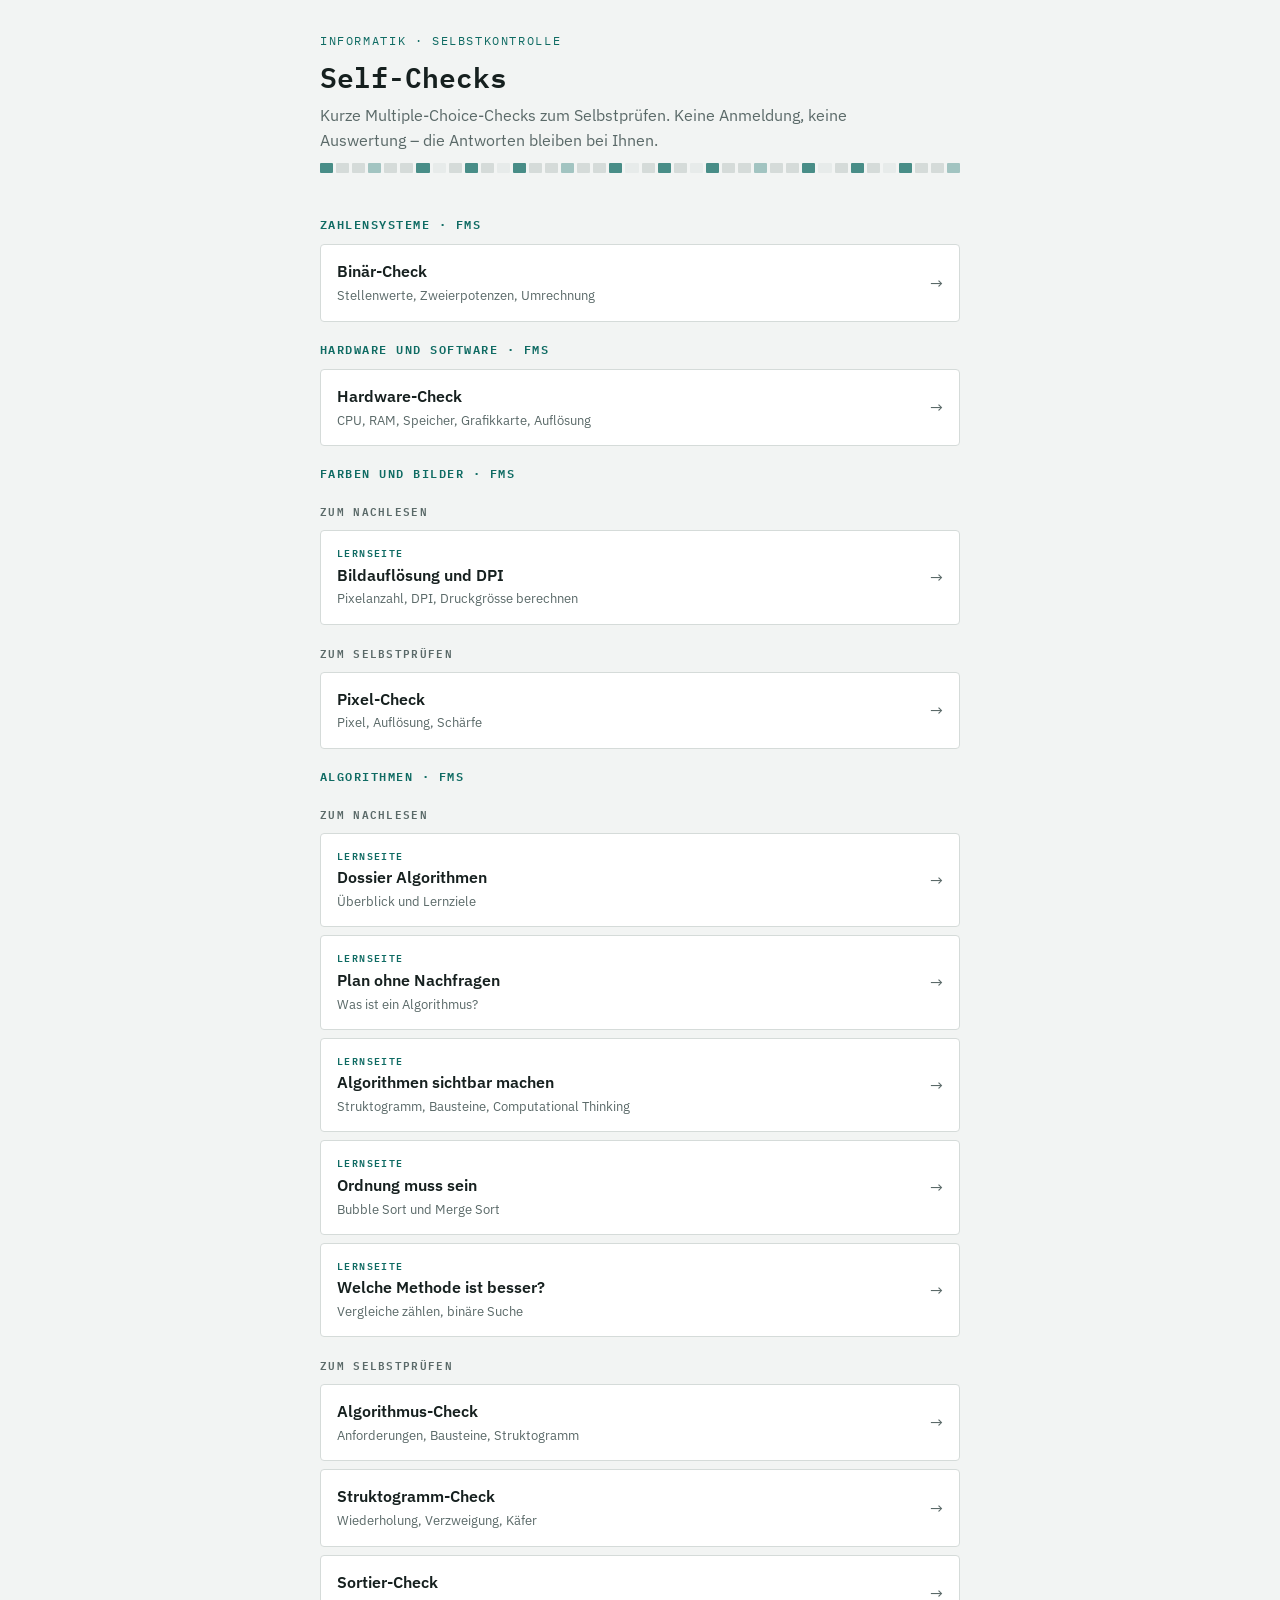
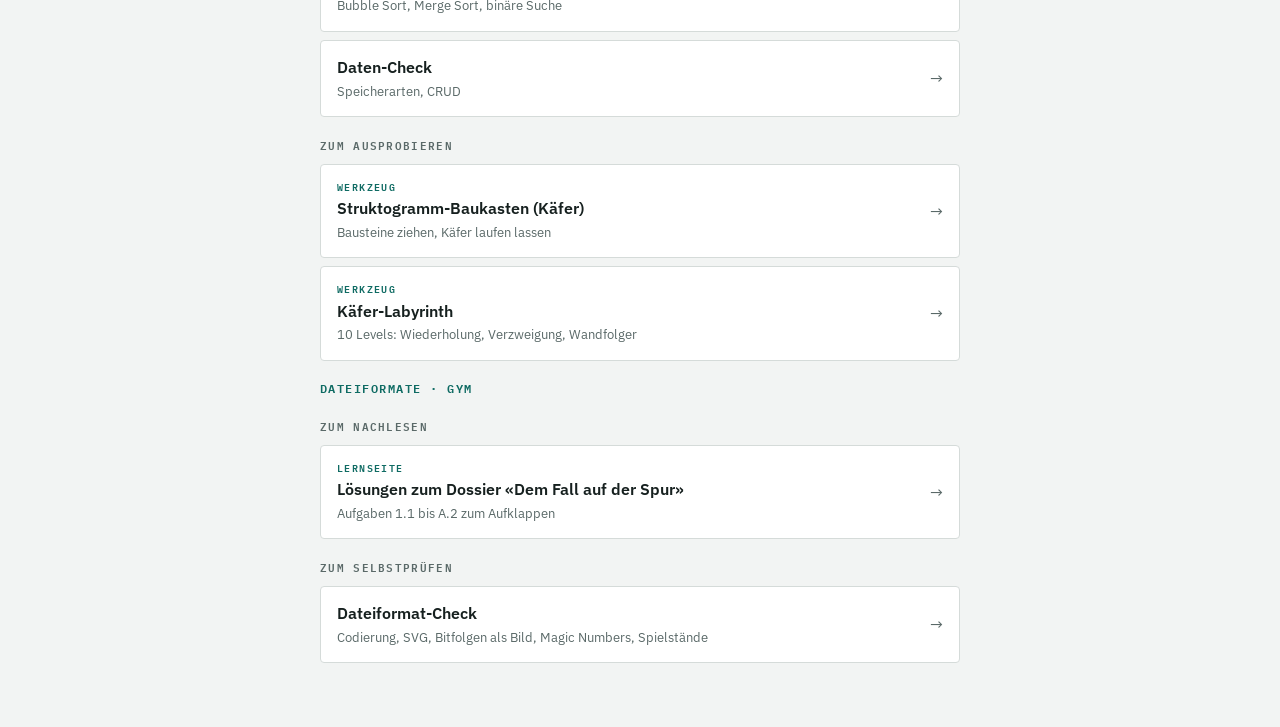
<file: index.html>
<!doctype html>
<html lang="de-CH">
<head>
<meta charset="utf-8">
<meta name="viewport" content="width=device-width, initial-scale=1">
<title>Self-Checks</title>
<link rel="icon" href="assets/favicon.svg">
<link rel="preconnect" href="https://fonts.gstatic.com" crossorigin>
<link rel="stylesheet" href="https://fonts.googleapis.com/css2?family=IBM+Plex+Mono:wght@400;600&family=IBM+Plex+Sans:wght@400;500;600&display=swap">
<link rel="stylesheet" href="assets/check.css">
<link rel="stylesheet" href="assets/index.css">
</head>
<body>
<div class="wrap">
  <header class="hero">
    <span class="eyebrow">Informatik · Selbstkontrolle</span>
    <h1>Self-Checks</h1>
    <p class="lead">Kurze Multiple-Choice-Checks zum Selbstprüfen. Keine Anmeldung, keine Auswertung – die Antworten bleiben bei Ihnen.</p>
    <div class="pixelrule" aria-hidden="true"></div>
  </header>
  <div id="liste"><p class="leer">Wird geladen …</p></div>
</div>

<!-- Optional: qrcode.min.js nach assets/ legen und die naechste Zeile entkommentieren,
     dann zeigt die Uebersicht pro Check einen QR-Code zum Anbeamen.
<script src="assets/qrcode.min.js"></script>
-->
<script>
(function () {
  "use strict";
  var liste = document.getElementById("liste");

  var rule = document.querySelector(".pixelrule");
  for (var i = 0; i < 40; i++) rule.append(document.createElement("i"));

  fetch("manifest.json", { cache: "no-cache" })
    .then(function (r) { if (!r.ok) throw new Error("HTTP " + r.status); return r.json(); })
    .then(render)
    .catch(function (err) {
      liste.innerHTML =
        '<div class="oops"><h2>Übersicht nicht verfügbar</h2>' +
        '<p><code>manifest.json</code> fehlt oder ist fehlerhaft.<br><code>' +
        String(err.message || err) + '</code></p></div>';
    });

  function render(data) {
    // Gruppen und Reihenfolge kommen aus manifest.json: thematisch gruppiert,
    // von den Grundlagen zu den Anwendungen. Keine Lektionsnummern.
    var themen = (data && data.themen) || [];
    liste.textContent = "";
    if (!themen.length) {
      liste.innerHTML = '<p class="leer">Noch keine Checks eingetragen.</p>';
      return;
    }

    // Pro Thema: erst die Lernseiten ("Zum Nachlesen"), dann die Checks
    // ("Zum Selbstprüfen"), zuletzt die Werkzeuge ("Zum Ausprobieren").
    // Fehlt eines der Arrays, entfaellt der Abschnitt – Themen mit nur
    // Checks sehen aus wie bisher.
    themen.forEach(function (t) {
      var lernseiten = t.lernseiten || [];
      var checks = t.checks || [];
      var werkzeuge = t.werkzeuge || [];
      if (!lernseiten.length && !checks.length && !werkzeuge.length) return;

      var box = document.createElement("section");
      box.className = "gruppe";

      var h = document.createElement("h2");
      h.textContent = t.gefaess ? t.thema + " · " + t.gefaess : t.thema;
      box.append(h);

      var mehrere = (lernseiten.length ? 1 : 0) + (checks.length ? 1 : 0) + (werkzeuge.length ? 1 : 0) > 1;

      if (lernseiten.length) {
        if (mehrere) box.append(abschnitt("Zum Nachlesen"));
        box.append(kartenBauen(lernseiten, "Lernseite"));
      }
      if (checks.length) {
        if (mehrere) box.append(abschnitt("Zum Selbstprüfen"));
        box.append(kartenBauen(checks, null));
      }
      if (werkzeuge.length) {
        if (mehrere) box.append(abschnitt("Zum Ausprobieren"));
        box.append(kartenBauen(werkzeuge, "Werkzeug"));
      }

      liste.append(box);
    });

    function abschnitt(text) {
      var p = document.createElement("p");
      p.className = "subhead";
      p.textContent = text;
      return p;
    }

    function kartenBauen(items, kennzeichen) {
      var karten = document.createElement("div");
      karten.className = "karten";

      items.forEach(function (c) {
        var a = document.createElement("a");
        a.className = "karte";
        a.href = c.pfad;

        var text = document.createElement("span");
        text.className = "text";

        if (kennzeichen) {
          var eyebrow = document.createElement("span");
          eyebrow.className = "eyebrow";
          eyebrow.textContent = kennzeichen;
          text.append(eyebrow);
        }

        var titel = document.createElement("span");
        titel.className = "titel";
        titel.textContent = c.titel || c.pfad;
        text.append(titel);

        if (c.untertitel) {
          var unter = document.createElement("span");
          unter.className = "unter";
          unter.textContent = c.untertitel;
          text.append(unter);
        }

        var pfeil = document.createElement("span");
        pfeil.className = "pfeil";
        pfeil.textContent = "→";

        a.append(text, pfeil);

        if (window.QRCode) {
          var qr = document.createElement("span");
          a.insertBefore(qr, pfeil);
          try {
            new window.QRCode(qr, {
              text: new URL(c.pfad, location.href).href,
              width: 56, height: 56
            });
          } catch (e) { qr.remove(); }
        }

        karten.append(a);
      });

      return karten;
    }
  }
})();
</script>
</body>
</html>
</file>
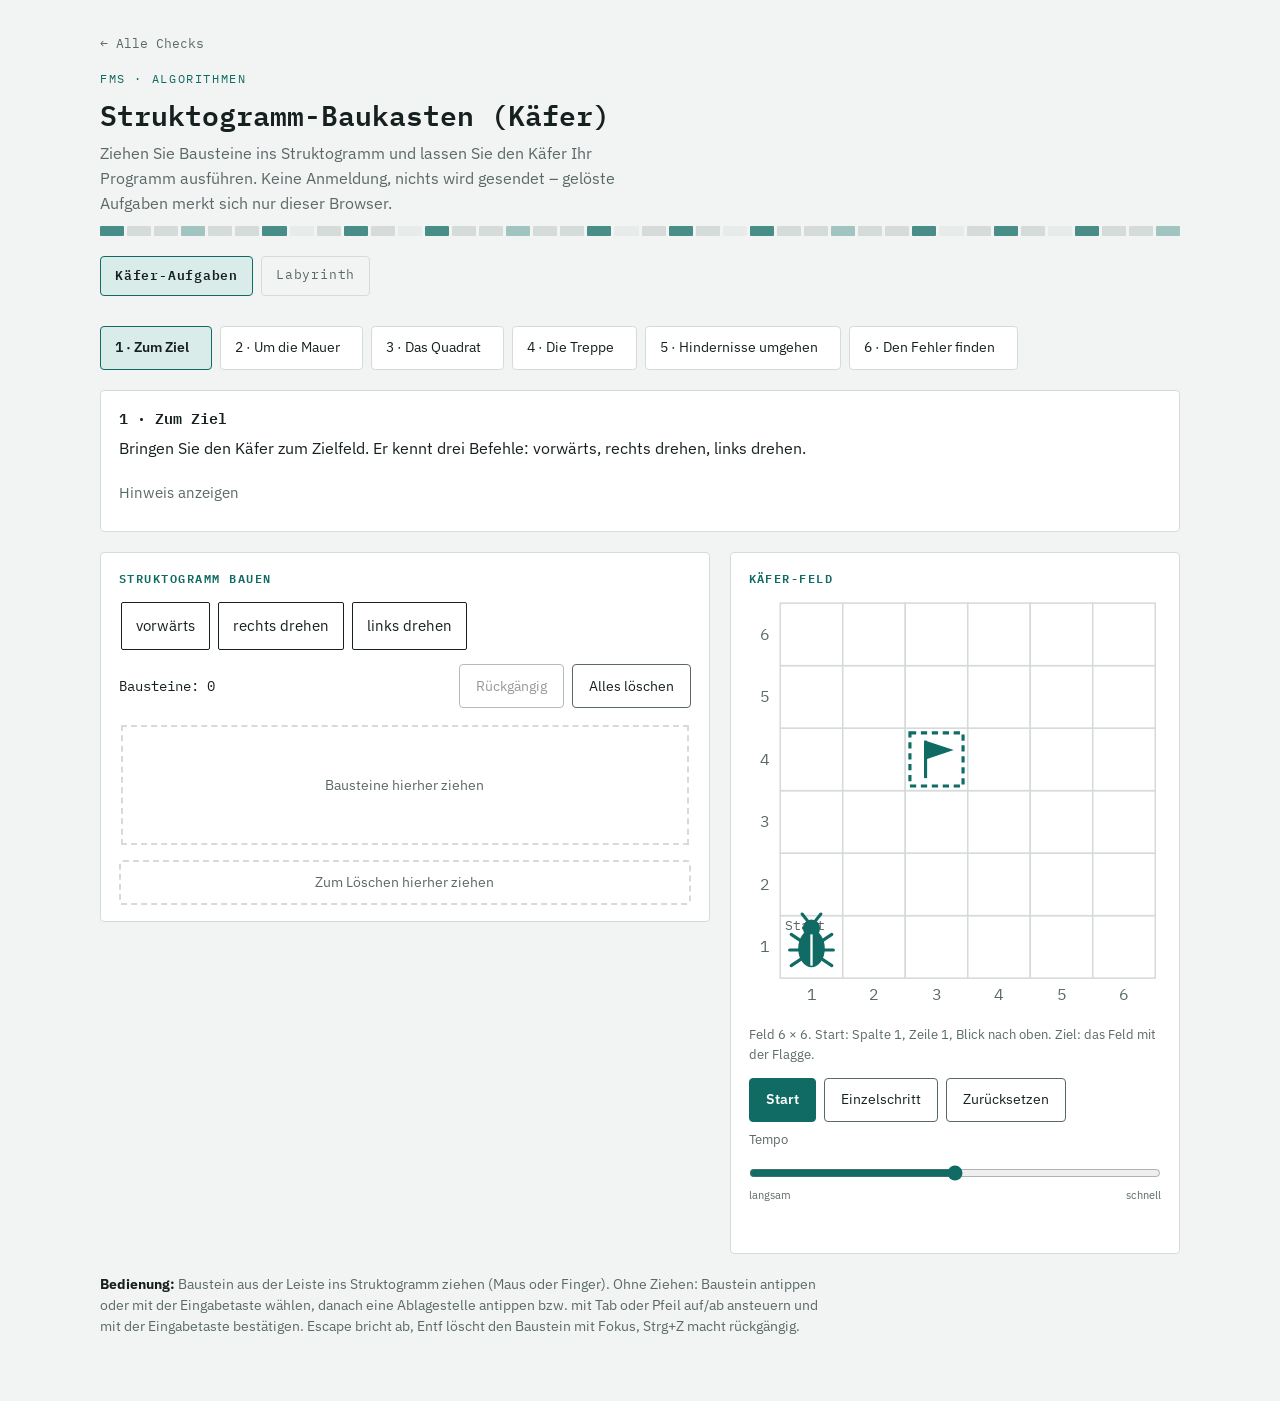
<file: algorithmen/baukasten/index.html>
<!doctype html>
<html lang="de-CH">
<head>
<meta charset="utf-8">
<meta name="viewport" content="width=device-width, initial-scale=1">
<title>Struktogramm-Baukasten (Käfer)</title>
<link rel="icon" href="../../assets/favicon.svg">
<link rel="preconnect" href="https://fonts.gstatic.com" crossorigin>
<link rel="stylesheet" href="https://fonts.googleapis.com/css2?family=IBM+Plex+Mono:wght@400;600&family=IBM+Plex+Sans:wght@400;500;600&display=swap">
<link rel="stylesheet" href="../../assets/check.css">
<link rel="stylesheet" href="baukasten.css">
</head>
<body>
<div class="bk" id="bk">
  <header class="bk-kopf-seite">
    <a class="bk-zurueck" href="../../">← Alle Checks</a>
    <span class="eyebrow">FMS · Algorithmen</span>
    <h1>Struktogramm-Baukasten (Käfer)</h1>
    <p class="lead">Ziehen Sie Bausteine ins Struktogramm und lassen Sie den Käfer Ihr Programm ausführen. Keine Anmeldung, nichts wird gesendet – gelöste Aufgaben merkt sich nur dieser Browser.</p>
    <div class="pixelrule" id="pixelrule" aria-hidden="true"></div>
  </header>

  <noscript><p class="bk-meldung fehler">Der Baukasten braucht JavaScript.</p></noscript>

  <div class="bk-reihen" id="reihen" role="group" aria-label="Aufgabenreihe"></div>

  <nav class="bk-aufgaben" aria-label="Aufgaben"><ol id="aufgabenListe"></ol></nav>

  <section class="bk-aufgabe" aria-labelledby="aufgabeTitel">
    <h2 id="aufgabeTitel"></h2>
    <p id="aufgabeText"></p>
    <details class="bk-hinweis" id="hinweisBox">
      <summary>Hinweis anzeigen</summary>
      <p id="hinweisText"></p>
    </details>
  </section>

  <div class="bk-raster">
    <section class="bk-bau" aria-labelledby="bauTitel">
      <h2 id="bauTitel">Struktogramm bauen</h2>

      <div class="bk-palette" id="palette" role="group" aria-label="Bausteine"></div>

      <div class="bk-leiste">
        <span class="bk-zaehler" id="zaehler"></span>
        <span class="bk-leiste-knoepfe">
          <button type="button" class="bk-knopf" id="knopfRueckgaengig">Rückgängig</button>
          <button type="button" class="bk-knopf" id="knopfNeu" title="Löscht alle Bausteine dieser Aufgabe. «Rückgängig» holt sie zurück.">Alles löschen</button>
        </span>
      </div>

      <div class="bk-auswahl" id="auswahlInfo" hidden>
        <span id="auswahlText"></span>
        <button type="button" class="bk-knopf" id="knopfAbbrechen">Abbrechen</button>
      </div>

      <div class="bk-arbeit" id="arbeit" role="group" aria-label="Struktogramm"></div>

      <div class="bk-korb" id="korb" aria-hidden="true">Zum Löschen hierher ziehen</div>
    </section>

    <section class="bk-lauf" aria-labelledby="laufTitel">
      <h2 id="laufTitel">Käfer-Feld</h2>
      <div class="bk-feld" id="feld"></div>
      <p class="bk-feldinfo" id="feldInfo"></p>


      <div class="bk-steuerung">
        <button type="button" class="bk-knopf primaer" id="knopfStart">Start</button>
        <button type="button" class="bk-knopf" id="knopfSchritt">Einzelschritt</button>
        <button type="button" class="bk-knopf" id="knopfReset">Zurücksetzen</button>
        <label class="bk-tempo">Tempo
          <input type="range" id="tempo" min="1" max="5" step="1" value="3" aria-valuetext="mittel">
          <span class="bk-tempo-skala" aria-hidden="true"><span>langsam</span><span>schnell</span></span>
        </label>
      </div>

      <p class="bk-schritt" id="schrittInfo" aria-live="polite"></p>
      <div class="bk-meldung" id="meldung" role="status" aria-live="polite" hidden></div>
    </section>
  </div>

  <p class="bk-hilfe">
    <b>Bedienung:</b> Baustein aus der Leiste ins Struktogramm ziehen (Maus oder Finger).
    Ohne Ziehen: Baustein antippen oder mit der Eingabetaste wählen, danach eine Ablagestelle antippen
    bzw. mit Tab oder Pfeil auf/ab ansteuern und mit der Eingabetaste bestätigen. Escape bricht ab,
    Entf löscht den Baustein mit Fokus, Strg+Z macht rückgängig.
  </p>
</div>

<dialog class="bk-bild" id="figurDialog" aria-labelledby="figurTitel">
  <h2 id="figurTitel">Eigene Figur</h2>
  <p class="bk-bild-hilfe">Statt des Käfers läuft Ihr eigenes Bild über das Feld. Es bleibt in diesem Browser und wird nicht gesendet.</p>
  <div class="bk-bild-knoepfe">
    <button type="button" class="bk-knopf primaer" id="knopfBildKamera">Foto aufnehmen</button>
    <button type="button" class="bk-knopf" id="knopfBildWahl">Bild wählen</button>
    <button type="button" class="bk-knopf" id="knopfBildWeg" hidden>Zurück zum Käfer</button>
    <button type="button" class="bk-knopf" id="figurZu">Schliessen</button>
  </div>
  <input type="file" id="bildDateiKamera" accept="image/*" capture="user" hidden>
  <input type="file" id="bildDateiWahl" accept="image/*" hidden>
</dialog>

<dialog class="bk-bild" id="kameraDialog" aria-labelledby="kameraTitel">
  <h2 id="kameraTitel">Foto aufnehmen</h2>
  <p class="bk-bild-hilfe" id="kameraHilfe">Der Browser fragt zuerst, ob er die Kamera benutzen darf. Das Bild bleibt in diesem Browser und wird nicht gesendet.</p>
  <video id="kameraVideo" autoplay playsinline muted></video>
  <p class="bk-meldung fehler" id="kameraMeldung" role="alert" hidden></p>
  <div class="bk-bild-knoepfe">
    <button type="button" class="bk-knopf primaer" id="kameraAusloeser" disabled>Foto auslösen</button>
    <button type="button" class="bk-knopf" id="kameraDatei">Bild wählen</button>
    <button type="button" class="bk-knopf" id="kameraAbbruch">Abbrechen</button>
  </div>
</dialog>

<dialog class="bk-bild" id="bildDialog" aria-labelledby="bildTitel">
  <h2 id="bildTitel">Bild zuschneiden</h2>
  <p class="bk-bild-hilfe">Verschieben Sie das Foto und vergrössern Sie es, bis das Motiv im Kreis sitzt. Das Bild bleibt in diesem Browser und wird nicht gesendet.</p>
  <canvas id="bildCanvas" width="320" height="320" tabindex="0" role="img"
    aria-label="Foto mit rundem Ausschnitt. Pfeiltasten verschieben das Foto, Plus und Minus zoomen."></canvas>
  <label class="bk-bild-zoom">Zoom
    <input type="range" id="bildZoom" min="100" max="400" step="1" value="100">
  </label>
  <p class="bk-meldung fehler" id="bildMeldung" role="alert" hidden></p>
  <div class="bk-bild-knoepfe">
    <button type="button" class="bk-knopf primaer" id="bildOk">Übernehmen</button>
    <button type="button" class="bk-knopf" id="bildNeu">Neu aufnehmen</button>
    <button type="button" class="bk-knopf" id="bildAbbruch">Abbrechen</button>
  </div>
</dialog>

<script src="engine.js"></script>
<script src="figur.js"></script>
<script src="app.js"></script>
</body>
</html>
</file>
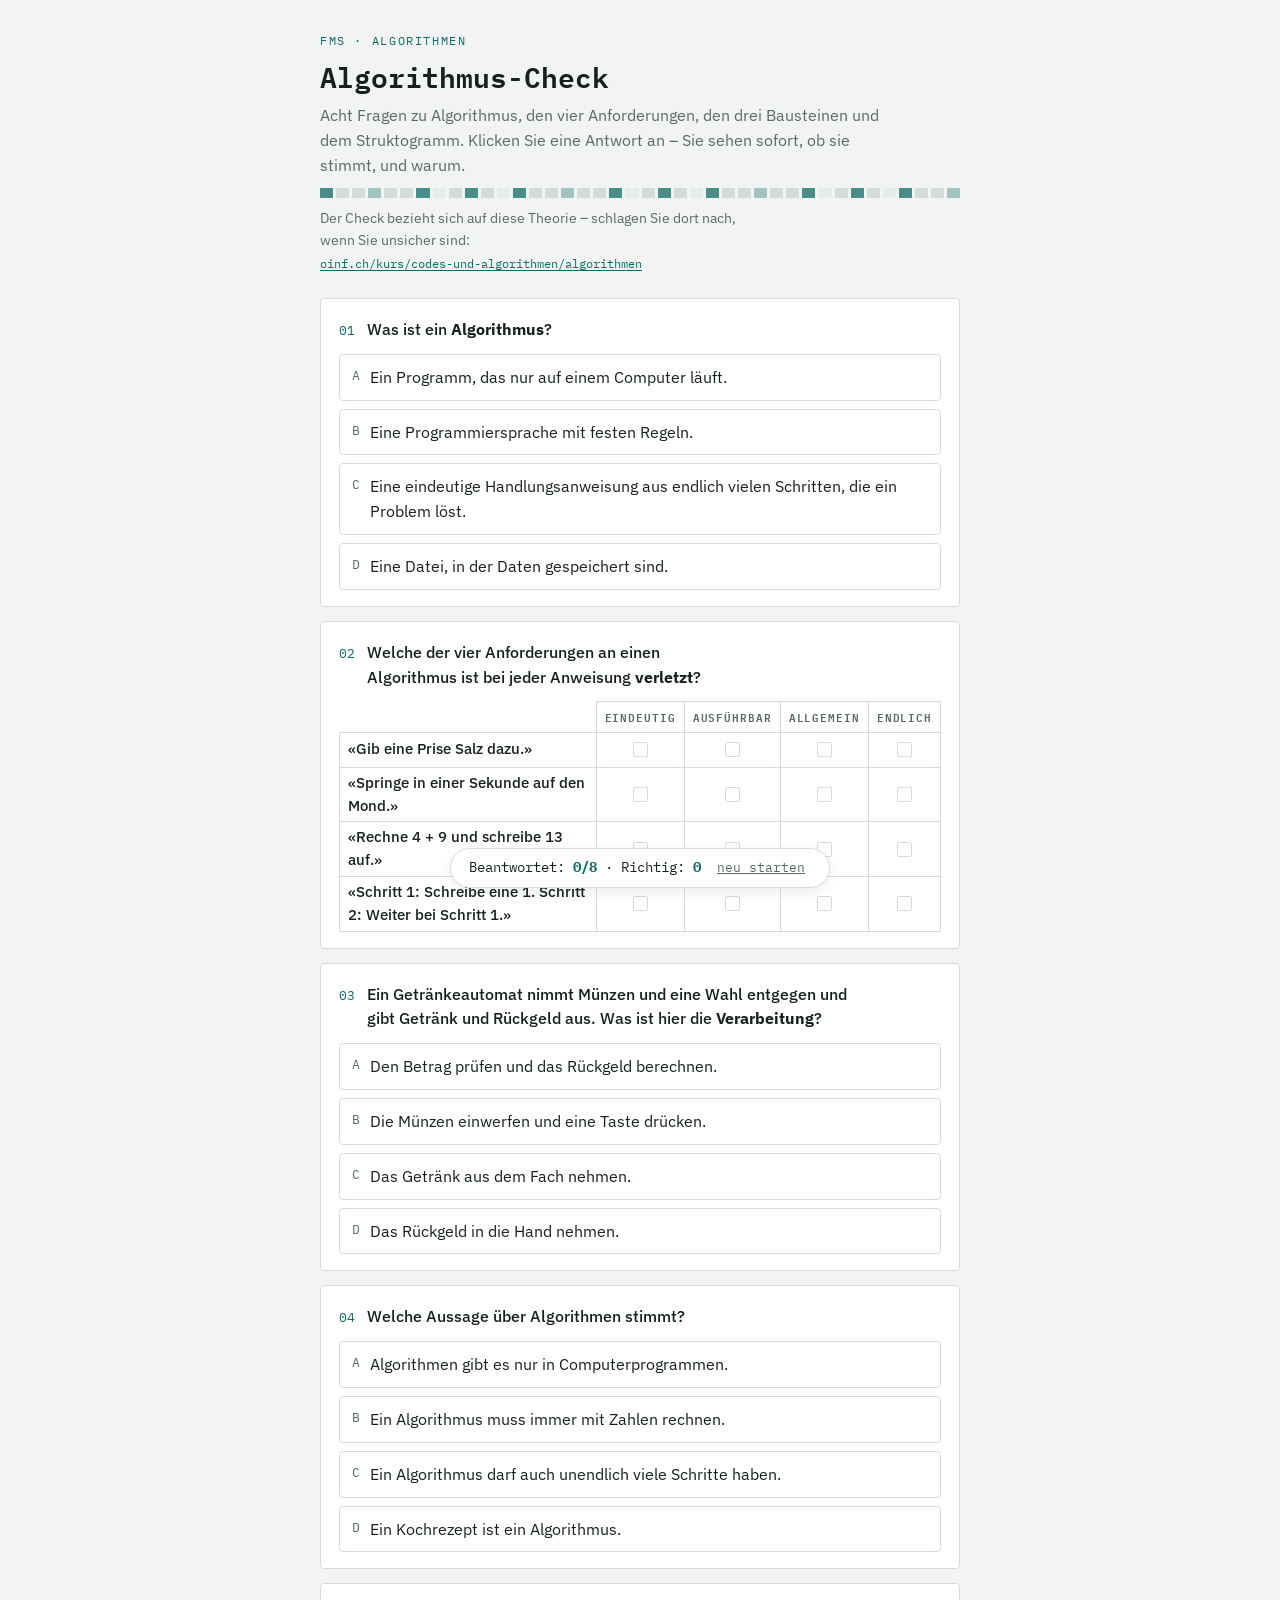
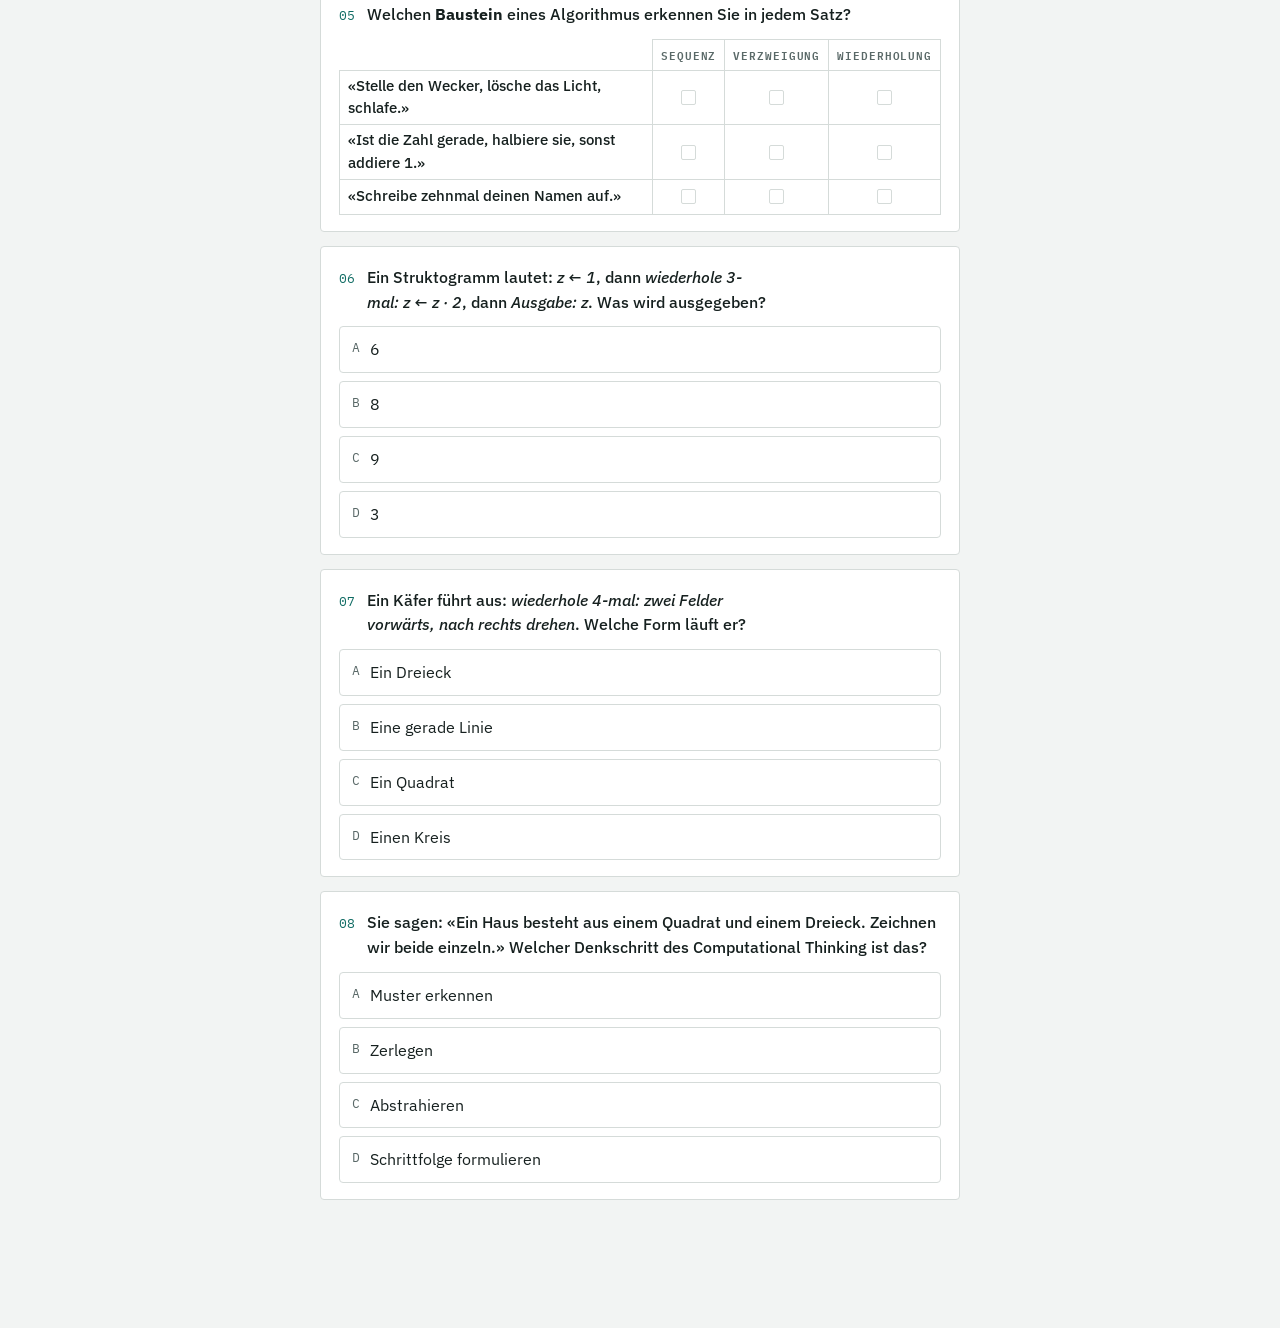
<file: algorithmen/begriff/index.html>
<!doctype html>
<html lang="de-CH">
<head>
<meta charset="utf-8">
<meta name="viewport" content="width=device-width, initial-scale=1">
<title>Self-Check</title>
<link rel="preconnect" href="https://fonts.gstatic.com" crossorigin>
<link rel="stylesheet" href="https://fonts.googleapis.com/css2?family=IBM+Plex+Mono:wght@400;600&family=IBM+Plex+Sans:wght@400;500;600&display=swap">
<script>
/* Diese Datei ist fuer ALLE Checks identisch und wird nie angefasst.
   Sie findet assets/ selbst - egal wie tief der Check im Repo liegt. */
(function () {
  var p = location.pathname, i = p.indexOf("/checks/");
  window.CHECK_ROOT = i >= 0 ? p.slice(0, i + 8) : "/";
  document.write('<link rel="icon" href="' + window.CHECK_ROOT + 'assets/favicon.svg">');
  document.write('<link rel="stylesheet" href="' + window.CHECK_ROOT + 'assets/check.css">');
})();
</script>
</head>
<body>
<div class="wrap" id="check"></div>
<script>
document.write('<scr' + 'ipt src="' + window.CHECK_ROOT + 'assets/check.js"><\/scr' + 'ipt>');
</script>
</body>
</html>
</file>
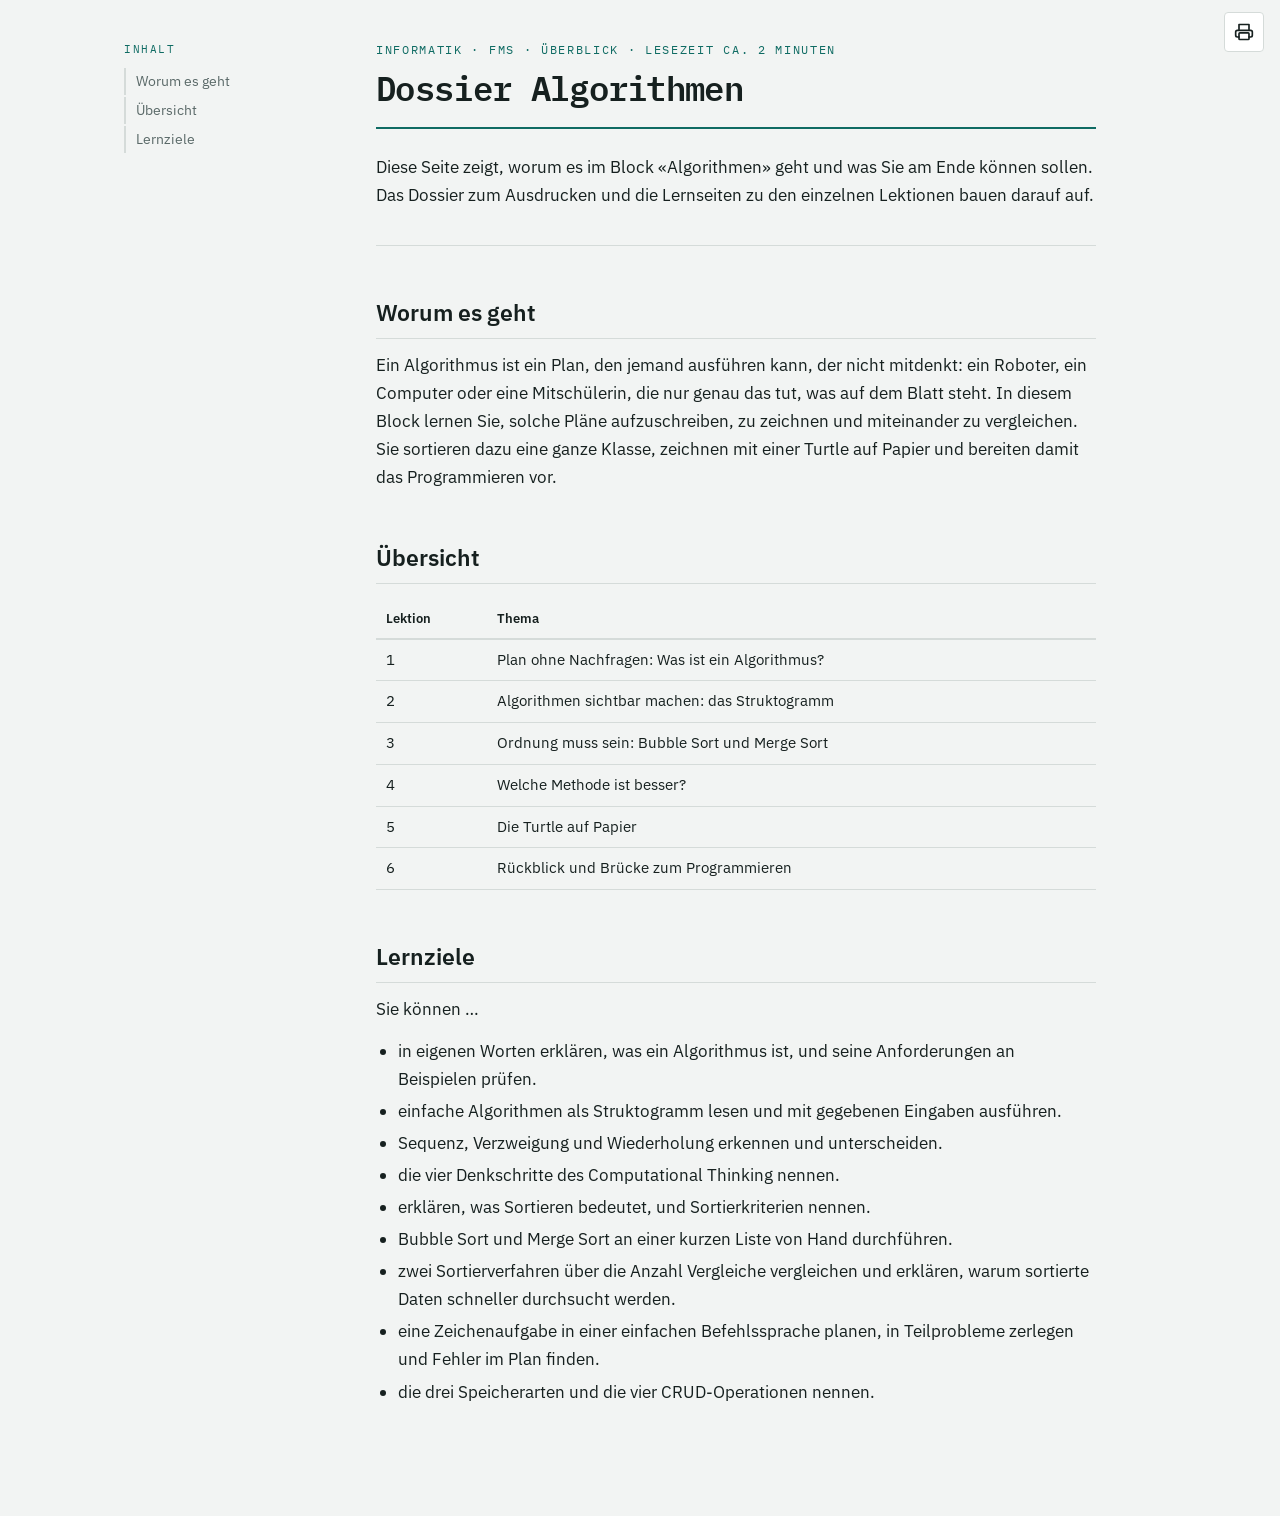
<file: lernen/algorithmen/dossier-deckblatt/index.html>
<!DOCTYPE html>
<html lang="de">
<head>
<meta charset="utf-8">
<meta name="viewport" content="width=device-width, initial-scale=1">
<title>Lernseite</title>
<link rel="preconnect" href="https://fonts.googleapis.com">
<link rel="preconnect" href="https://fonts.gstatic.com" crossorigin>
<link href="https://fonts.googleapis.com/css2?family=IBM+Plex+Mono:wght@400;600&family=IBM+Plex+Sans:wght@400;500;600&display=swap" rel="stylesheet">
<link rel="stylesheet" href="../../../assets/lernseite.css">
<link rel="stylesheet" href="../../../assets/arbeitsblatt.css">
</head>
<body>
<div class="fortschritt"><span id="fortschritt-balken"></span></div>
<div class="huelle">
  <nav id="inhaltsverzeichnis" class="ivz" hidden>
    <p class="ivz-titel">Inhalt</p>
    <ol id="ivz-liste"></ol>
  </nav>
  <main id="inhalt" class="inhalt"><p class="laedt">Wird geladen …</p></main>
</div>
<script src="../../../assets/marked.min.js"></script>
<script src="../../../assets/lernseite.js"></script>
</body>
</html>
</file>
<file: assets/check.css>
/* ============================================================
   check.css – Design aller Self-Checks (Bildschirm + Druck)
   Zentral gepflegt: Änderungen hier gelten für alle Checks.
   ============================================================ */

:root{
  --ground:#f2f4f3;
  --surface:#ffffff;
  --line:#d5dbd9;
  --ink:#16201f;
  --ink-soft:#5a6968;
  --accent:#0f6b63;
  --accent-soft:#d9ece9;
  --ok:#1f7a4d;
  --ok-soft:#dcefe3;
  --no:#a3411f;
  --no-soft:#f6e2da;
  --radius:4px;
}
@media (prefers-color-scheme: dark){
  :root:not([data-theme="light"]){
    --ground:#101615;
    --surface:#182120;
    --line:#2c3937;
    --ink:#e8efed;
    --ink-soft:#9aaba9;
    --accent:#5fd3c4;
    --accent-soft:#1d312f;
    --ok:#66d29a;
    --ok-soft:#172c22;
    --no:#e8a084;
    --no-soft:#2e1e18;
  }
}
:root[data-theme="dark"]{
  --ground:#101615;
  --surface:#182120;
  --line:#2c3937;
  --ink:#e8efed;
  --ink-soft:#9aaba9;
  --accent:#5fd3c4;
  --accent-soft:#1d312f;
  --ok:#66d29a;
  --ok-soft:#172c22;
  --no:#e8a084;
  --no-soft:#2e1e18;
}

*{box-sizing:border-box}
body{
  margin:0;
  background:var(--ground);
  color:var(--ink);
  font-family:"IBM Plex Sans",-apple-system,BlinkMacSystemFont,"Segoe UI",sans-serif;
  line-height:1.55;
  font-size:16px;
}
.wrap{max-width:680px;margin:0 auto;padding:32px 20px 64px;display:flex;flex-direction:column;gap:24px}

header{display:flex;flex-direction:column;gap:10px}
.eyebrow{
  font-family:"IBM Plex Mono",ui-monospace,monospace;
  font-size:.72rem;letter-spacing:.14em;text-transform:uppercase;color:var(--accent);
}
h1{
  font-family:"IBM Plex Mono",ui-monospace,monospace;
  font-weight:600;font-size:1.75rem;line-height:1.2;margin:0;text-wrap:balance;
}
.lead{margin:0;color:var(--ink-soft);max-width:56ch}
.sources{
  font-family:"IBM Plex Mono",ui-monospace,monospace;font-size:.75rem;color:var(--ink-soft);
  display:flex;flex-direction:column;gap:2px;word-break:break-all;
}
.sources-lead{
  font-family:"IBM Plex Sans",-apple-system,BlinkMacSystemFont,"Segoe UI",sans-serif;
  font-size:.88rem;margin:0 0 2px;word-break:normal;max-width:56ch;
}
.sources a{color:var(--accent);text-decoration:underline;text-underline-offset:2px}
.sources a:hover{text-decoration-thickness:2px}
.sources a:focus-visible{outline:2px solid var(--accent);outline-offset:2px;border-radius:2px}

.pixelrule{display:flex;gap:3px;height:10px}
.pixelrule i{flex:1;background:var(--line);border-radius:1px}
.pixelrule i:nth-child(3n+1){background:var(--accent);opacity:.75}
.pixelrule i:nth-child(4n){opacity:.35}

#quiz{display:flex;flex-direction:column;gap:14px}
.q{
  background:var(--surface);
  border:1px solid var(--line);
  border-radius:var(--radius);
  padding:18px 18px 16px;
  display:flex;flex-direction:column;gap:12px;
}
.qhead{display:flex;gap:12px;align-items:baseline}
.qnum{
  font-family:"IBM Plex Mono",ui-monospace,monospace;font-size:.8rem;color:var(--accent);
  font-variant-numeric:tabular-nums;padding-top:2px;
}
.qtext{margin:0;font-weight:500;text-wrap:balance}
.opts{display:flex;flex-direction:column;gap:8px}
button.opt{
  font:inherit;text-align:left;cursor:pointer;
  background:transparent;color:var(--ink);
  border:1px solid var(--line);border-radius:var(--radius);
  padding:10px 12px;display:flex;gap:10px;align-items:flex-start;
  transition:background .12s ease,border-color .12s ease;
}
button.opt:hover:not(:disabled){border-color:var(--accent);background:var(--accent-soft)}
button.opt:disabled{cursor:default}
button.opt:focus-visible{outline:2px solid var(--accent);outline-offset:2px}
.key{
  font-family:"IBM Plex Mono",ui-monospace,monospace;font-size:.8rem;color:var(--ink-soft);
  line-height:1.7;flex:none;
}
button.opt.correct{background:var(--ok-soft);border-color:var(--ok)}
button.opt.correct .key{color:var(--ok)}
button.opt.wrong{background:var(--no-soft);border-color:var(--no)}
button.opt.wrong .key{color:var(--no)}
button.opt.dim{opacity:.55}

/* Matrix-Frage: Zeile = Objekt, Spalte = Kategorie */
.matrix-wrap{overflow-x:auto}
table.matrix{border-collapse:collapse;width:100%;font-size:.92rem}
.matrix th,.matrix td{border:1px solid var(--line)}
.matrix .colhead{
  font-family:"IBM Plex Mono",ui-monospace,monospace;
  font-size:.7rem;letter-spacing:.08em;text-transform:uppercase;color:var(--ink-soft);
  font-weight:600;padding:6px 8px;white-space:nowrap;
}
.matrix .rowhead-empty{border:none}
.matrix tbody th{text-align:left;font-weight:500;padding:4px 10px 4px 8px}
.matrix td{padding:0;width:1%}
button.cell{
  font:inherit;color:inherit;background:transparent;border:none;cursor:pointer;
  width:100%;min-height:34px;display:flex;align-items:center;justify-content:center;
  transition:background .12s ease;
}
button.cell:disabled{cursor:default}
button.cell:focus-visible{outline:2px solid var(--accent);outline-offset:-3px}
.box{
  width:15px;height:15px;flex:none;
  border:1px solid var(--line);border-radius:2px;background:var(--surface);
}
button.cell:hover:not(:disabled){background:var(--accent-soft)}
button.cell:hover:not(:disabled) .box{border-color:var(--accent)}
button.cell.correct{background:var(--ok-soft)}
button.cell.correct .box{background:var(--ok);border-color:var(--ok)}
button.cell.wrong{background:var(--no-soft)}
button.cell.wrong .box{background:var(--no);border-color:var(--no)}
button.cell.miss .box{border:2px solid var(--ok)}

.fb{
  display:none;border-left:3px solid var(--accent);padding:8px 0 8px 12px;
  font-size:.92rem;color:var(--ink-soft);
}
.fb.show{display:block}
.fb b{color:var(--ink);font-weight:600}

.score{
  position:sticky;bottom:12px;align-self:center;
  background:var(--surface);border:1px solid var(--line);border-radius:999px;
  padding:8px 18px;font-family:"IBM Plex Mono",ui-monospace,monospace;font-size:.85rem;
  font-variant-numeric:tabular-nums;box-shadow:0 4px 14px rgba(0,0,0,.08);
}
.score b{color:var(--accent)}
.reset{
  background:transparent;border:none;font:inherit;color:var(--ink-soft);
  text-decoration:underline;cursor:pointer;margin-left:10px;font-size:.8rem;
}

/* Fehlermeldung, falls fragen.json fehlt oder kaputt ist */
.oops{
  background:var(--surface);border:1px solid var(--no);border-left-width:3px;
  border-radius:var(--radius);padding:16px 18px;
}
.oops h2{margin:0 0 6px;font-size:1rem;font-family:"IBM Plex Mono",ui-monospace,monospace}
.oops p{margin:0;color:var(--ink-soft);font-size:.92rem}
.oops code{font-family:"IBM Plex Mono",ui-monospace,monospace;font-size:.85em}

/* Lösungsschlüssel: nur im Druck sichtbar */
.solution{display:none}

@media (prefers-reduced-motion: reduce){*{transition:none!important}}

/* ============================================================
   Druckansicht – ersetzt die Word-Papierversion
   ============================================================ */
@media print{
  /* !important, damit die Dark-Mode-Tokens im Druck nicht gewinnen */
  :root{
    --ground:#fff!important;--surface:#fff!important;--line:#000!important;
    --ink:#000!important;--ink-soft:#333!important;
    --accent:#000!important;--accent-soft:#fff!important;
    --ok:#000!important;--ok-soft:#fff!important;
    --no:#000!important;--no-soft:#fff!important;
  }
  body{background:#fff;color:#000;font-size:11pt;line-height:1.4}
  .wrap{max-width:none;padding:0;gap:14px}

  .pixelrule,.score,.reset{display:none!important}
  .fb{display:none!important}

  header{gap:4px}
  h1{font-size:1.4rem}
  .lead{color:#000;max-width:none}
  .sources{font-size:8pt;color:#333}
  .sources-lead{font-size:9pt;color:#000}
  .sources a{color:#000!important;text-decoration:none}

  #quiz{gap:10px}
  .q{
    border:none;border-top:1px solid #000;border-radius:0;
    padding:8px 0 0;gap:6px;
    break-inside:avoid;page-break-inside:avoid;
  }
  .opts{gap:3px}
  /* Optionen als flache Ankreuzkästchen, keine Farbflächen */
  button.opt,
  button.opt.correct,
  button.opt.wrong,
  button.opt.dim{
    background:#fff!important;border:none!important;opacity:1!important;
    padding:1px 0;
  }
  button.opt .key,
  button.opt.correct .key,
  button.opt.wrong .key{
    color:#000!important;
    border:1px solid #000;border-radius:2px;
    width:1.35em;height:1.35em;line-height:1.3;text-align:center;
    font-size:9pt;flex:none;
  }

  /* Matrix als leeres Ankreuzraster, keine Farbflaechen */
  .matrix{font-size:9.5pt}
  .matrix th,.matrix td{border:1px solid #000!important}
  .matrix .rowhead-empty{border:none!important}
  .matrix .colhead{font-size:8pt;padding:3px 6px;color:#000}
  .matrix tbody th{padding:2px 8px 2px 4px}
  button.cell,
  button.cell.correct,
  button.cell.wrong,
  button.cell.miss{background:#fff!important;min-height:0;padding:3px 10px}
  .box,
  button.cell.correct .box,
  button.cell.wrong .box,
  button.cell.miss .box{
    background:#fff!important;border:1px solid #000!important;
    width:11px;height:11px;
  }

  .solution{
    display:block;break-before:auto;page-break-inside:avoid;
    border-top:1px solid #000;padding-top:8px;margin-top:10px;
    font-family:"IBM Plex Mono",ui-monospace,monospace;font-size:9pt;
  }
  .solution h2{margin:0 0 4px;font-size:9pt;letter-spacing:.1em;text-transform:uppercase}
  .solution p{margin:0}
}
</file>
<file: assets/index.css>
/* index.css – Übersichtsseite. Farbtokens kommen aus check.css. */

.hero{display:flex;flex-direction:column;gap:10px}
.hero .lead{max-width:60ch}

.gruppe{display:flex;flex-direction:column;gap:10px}
.gruppe > h2{
  font-family:"IBM Plex Mono",ui-monospace,monospace;
  font-size:.78rem;letter-spacing:.12em;text-transform:uppercase;
  color:var(--accent);margin:18px 0 0;font-weight:600;
}
/* Abschnittstitel innerhalb eines Themas (nur wenn Lernseiten UND Checks da sind) */
.subhead{
  font-family:"IBM Plex Mono",ui-monospace,monospace;
  font-size:.68rem;letter-spacing:.12em;text-transform:uppercase;
  color:var(--ink-soft);margin:10px 0 0;font-weight:600;
}

.karten{display:flex;flex-direction:column;gap:8px}
.karte{
  background:var(--surface);border:1px solid var(--line);border-radius:var(--radius);
  padding:14px 16px;display:flex;gap:14px;align-items:center;
  text-decoration:none;color:var(--ink);
  transition:border-color .12s ease,background .12s ease;
}
.karte:hover{border-color:var(--accent);background:var(--accent-soft)}
.karte:focus-visible{outline:2px solid var(--accent);outline-offset:2px}
.karte .text{display:flex;flex-direction:column;gap:2px;min-width:0}
.karte .eyebrow{
  font-family:"IBM Plex Mono",ui-monospace,monospace;
  font-size:.62rem;letter-spacing:.14em;text-transform:uppercase;
  color:var(--accent);font-weight:600;
}
.karte .titel{font-weight:600}
.karte .unter{font-size:.82rem;color:var(--ink-soft)}
.karte .pfeil{margin-left:auto;color:var(--ink-soft);flex:none}
.karte canvas,.karte img.qr{flex:none;width:56px;height:56px;image-rendering:pixelated}

.leer{color:var(--ink-soft)}
</file>
<file: algorithmen/baukasten/baukasten.css>
/* ============================================================
   baukasten.css – Struktogramm-Baukasten (Käfer)
   Farbtokens (--ink, --accent, --surface, ...) kommen aus assets/check.css,
   Hell/Dunkel wie auf der ganzen Plattform. Hier nur Ergänzungen.
   ============================================================ */

:root{
  --hl:#b3ddd7;        /* aktueller Baustein beim Ausführen */
  --stein:#6e7a77;     /* Hindernis: Steinblock */
  --stein-kante:#4b5653;
  --stein-licht:#97a5a2;
  --rahmen:1.5px;
}
@media (prefers-color-scheme: dark){
  :root:not([data-theme="light"]){--hl:#2c6860;--stein:#3b4745;--stein-kante:#27312f;--stein-licht:#5d6d6a}
}
:root[data-theme="dark"]{--hl:#2c6860;--stein:#3b4745;--stein-kante:#27312f;--stein-licht:#5d6d6a}

.bk{max-width:1120px;margin:0 auto;padding:28px 20px 64px;display:flex;flex-direction:column;gap:20px}
.bk-kopf-seite{gap:10px}
.bk-zurueck{
  font-family:"IBM Plex Mono",ui-monospace,monospace;font-size:.8rem;color:var(--ink-soft);
  text-decoration:none;align-self:flex-start;padding:6px 0;
}
.bk-zurueck:hover{color:var(--accent);text-decoration:underline}
.bk h2{
  font-family:"IBM Plex Mono",ui-monospace,monospace;font-size:.78rem;letter-spacing:.12em;
  text-transform:uppercase;color:var(--accent);margin:0 0 10px;font-weight:600;
}

/* ---------- Aufgabenwahl ---------- */
.bk-reihen{display:flex;flex-wrap:wrap;gap:8px;margin-bottom:10px}
.bk-reihe{
  font:inherit;font-size:.82rem;font-family:"IBM Plex Mono",ui-monospace,monospace;letter-spacing:.06em;
  cursor:pointer;min-height:40px;padding:6px 14px;background:transparent;color:var(--ink-soft);
  border:1px solid var(--line);border-radius:var(--radius);
}
.bk-reihe:hover{border-color:var(--accent);color:var(--ink)}
.bk-reihe[aria-pressed="true"]{border-color:var(--accent);background:var(--accent-soft);color:var(--ink);font-weight:600}
.bk-reihe:focus-visible{outline:3px solid var(--accent);outline-offset:2px}
.bk-aufgaben ol{list-style:none;margin:0;padding:0;display:flex;flex-wrap:wrap;gap:8px}
.bk-tab{
  font:inherit;font-size:.9rem;cursor:pointer;min-height:44px;padding:8px 14px;
  background:var(--surface);color:var(--ink);border:1px solid var(--line);border-radius:var(--radius);
  display:flex;align-items:center;gap:8px;
}
.bk-tab:hover{border-color:var(--accent)}
.bk-tab[aria-current="true"]{border-color:var(--accent);background:var(--accent-soft);font-weight:600}
.bk-tab .haken{color:var(--ok);font-weight:700}
.bk-tab:focus-visible,.bk-knopf:focus-visible,.bk-pal:focus-visible,.bk-slot:focus-visible,
.bk-main:focus-visible,.bk-del:focus-visible,.bk-tempo input:focus-visible,.bk-hinweis summary:focus-visible{
  outline:3px solid var(--accent);outline-offset:2px;
}

.bk-aufgabe{background:var(--surface);border:1px solid var(--line);border-radius:var(--radius);padding:16px 18px}
.bk-aufgabe h2{font-size:.95rem;letter-spacing:0;text-transform:none;color:var(--ink);margin-bottom:6px}
.bk-aufgabe p{margin:0}
.bk-hinweis{margin-top:10px;font-size:.92rem;color:var(--ink-soft)}
.bk-hinweis summary{cursor:pointer;min-height:44px;display:flex;align-items:center;width:max-content;max-width:100%}
.bk-hinweis p{padding:2px 0 6px}

/* ---------- Raster ---------- */
.bk-raster{display:grid;gap:20px;grid-template-columns:minmax(0,1fr)}
@media (min-width:720px){
  .bk-raster{grid-template-columns:minmax(0,1.15fr) minmax(0,.85fr);align-items:start}
  .bk-lauf{position:sticky;top:12px}
}
.bk-bau,.bk-lauf{
  background:var(--surface);border:1px solid var(--line);border-radius:var(--radius);padding:16px 18px;
  display:flex;flex-direction:column;gap:12px;min-width:0;
}
.bk-bau h2,.bk-lauf h2{margin:0}

/* ---------- Knöpfe ---------- */
.bk-knopf{
  font:inherit;font-size:.9rem;cursor:pointer;min-height:44px;padding:8px 16px;
  background:var(--surface);color:var(--ink);border:1px solid var(--ink-soft);border-radius:var(--radius);
}
.bk-knopf:hover:not(:disabled){border-color:var(--accent);background:var(--accent-soft)}
.bk-knopf:disabled{opacity:.45;cursor:default}
.bk-knopf.primaer{background:var(--accent);border-color:var(--accent);color:var(--surface);font-weight:600}
.bk-knopf.primaer:hover:not(:disabled){background:var(--accent);filter:brightness(1.1)}

/* ---------- Palette ---------- */
.bk-palette{display:flex;flex-wrap:wrap;gap:8px;padding:2px;border-radius:var(--radius)}
.bk-pal{
  font:inherit;font-size:.92rem;min-height:48px;min-width:48px;padding:6px 14px;cursor:grab;
  background:var(--surface);color:var(--ink);border:var(--rahmen) solid var(--ink);border-radius:2px;
  display:flex;align-items:center;gap:8px;
  touch-action:none;user-select:none;-webkit-user-select:none;-webkit-touch-callout:none;
}
.bk-pal:hover{background:var(--accent-soft)}
.bk-pal[aria-pressed="true"]{outline:3px solid var(--accent);outline-offset:2px;background:var(--accent-soft)}
.bk-pal-loop{background:linear-gradient(90deg,var(--accent-soft) 0 14px,var(--ink) 14px 15.5px,var(--surface) 15.5px);padding-left:26px}
.bk-pal-if svg{width:26px;height:20px;flex:none}
.bk-pal-if line{stroke:var(--ink);stroke-width:1.5;vector-effect:non-scaling-stroke}
.bk-palette.heiss{outline:3px dashed var(--no);outline-offset:2px}

.bk-leiste{display:flex;flex-wrap:wrap;gap:8px;align-items:center;justify-content:space-between}
.bk-leiste-knoepfe{display:flex;gap:8px;flex-wrap:wrap}
.bk-zaehler{font-family:"IBM Plex Mono",ui-monospace,monospace;font-size:.85rem;font-variant-numeric:tabular-nums}
.bk-zaehler.zu-viele{color:var(--no);font-weight:600}

.bk-auswahl{
  display:flex;gap:10px;align-items:center;justify-content:space-between;flex-wrap:wrap;
  border-left:3px solid var(--accent);background:var(--accent-soft);padding:6px 6px 6px 12px;font-size:.9rem;
}
.bk-auswahl[hidden]{display:none}

/* ---------- Struktogramm ---------- */
.bk-arbeit{padding:var(--rahmen) 0 0;min-height:120px;overflow-x:auto}
.bk-baum{padding:var(--rahmen) 0 var(--rahmen);}
.bk-blk{
  position:relative;border:var(--rahmen) solid var(--ink);margin-top:calc(var(--rahmen) * -1);background:var(--surface);
  --s:1;font-size:calc(1rem * var(--s));
}
/* Je tiefer verschachtelt, desto kleiner Schrift und Schaltflächen (Mindesthöhe 32px bleibt antippbar) */
.bk-blk[data-ebene="1"]{--s:.94}
.bk-blk[data-ebene="2"]{--s:.86}
.bk-blk[data-ebene="3"]{--s:.78}
.bk-blk[data-ebene="4"]{--s:.72}
.bk-blk[data-ebene="5"]{--s:.68}
.bk-blk.gewaehlt{outline:3px solid var(--accent);outline-offset:1px;z-index:2}
.bk-blk.quelle{opacity:.35}

/* Greifflächen: ziehen, antippen */
.grab{touch-action:none;user-select:none;-webkit-user-select:none;-webkit-touch-callout:none;cursor:grab}

.bk-main{
  font:inherit;color:inherit;background:transparent;border:0;cursor:inherit;
  min-height:max(32px,calc(44px * var(--s)));padding:0 calc(10px * var(--s));text-align:center;
  overflow-wrap:break-word;line-height:1.15;
}
.bk-del{
  font:inherit;font-size:calc(1.3rem * var(--s));line-height:1;color:var(--ink-soft);background:transparent;border:0;
  width:max(32px,calc(44px * var(--s)));min-height:max(32px,calc(44px * var(--s)));cursor:pointer;flex:none;
}
.bk-del:hover{color:var(--no);background:var(--no-soft)}

.bk-act{display:flex;align-items:stretch;min-height:max(32px,calc(44px * var(--s)))}
.bk-act .bk-main{flex:1;min-width:0;padding-left:max(32px,calc(44px * var(--s)))}

.bk-kopf{display:flex;align-items:center;gap:6px;min-height:max(36px,calc(48px * var(--s)));padding-left:10px;background:var(--accent-soft)}
.bk-kopf .bk-main{padding:0;min-height:max(32px,calc(44px * var(--s)));font-weight:600}
.bk-kopf .bk-mal{font-weight:600}
.bk-kopf .bk-spacer{flex:1}
.bk-n{
  font:inherit;font-weight:600;width:64px;height:40px;text-align:center;
  background:var(--surface);color:var(--ink);border:var(--rahmen) solid var(--ink);border-radius:2px;
}
.bk-n:focus-visible{outline:3px solid var(--accent);outline-offset:1px}
.bk-n.ungueltig{border-color:var(--no);background:var(--no-soft)}

.bk-loop > .bk-kopf{border-bottom:var(--rahmen) solid var(--ink)}
.bk-rumpf{display:flex}
.bk-balken{flex:0 0 26px;background:var(--accent-soft);border-right:var(--rahmen) solid var(--ink)}
.bk-rumpf > .bk-zone{flex:1;min-width:0}

/* Verzweigung: Dreieck mit Ja links und Nein rechts */
.bk-if > .bk-kopf{
  position:relative;display:block;min-height:max(52px,calc(68px * var(--s)));padding:0;
  border-bottom:var(--rahmen) solid var(--ink);
}
.bk-dreieck{position:absolute;inset:0;width:100%;height:100%;pointer-events:none}
.bk-dreieck line{stroke:var(--ink);stroke-width:1.5;vector-effect:non-scaling-stroke}
.bk-if > .bk-kopf .bk-main{position:absolute;left:50%;top:0;transform:translateX(-50%);max-width:66%;padding:0 4px}
.bk-ja,.bk-nein{position:absolute;bottom:4px;font-size:calc(.78rem * var(--s));pointer-events:none}
.bk-ja{left:8px}
.bk-nein{right:8px}
.bk-if > .bk-kopf .bk-del{position:absolute;right:0;top:0}
.bk-aeste{display:grid;grid-template-columns:1fr 1fr}
.bk-ast{min-width:0}
.bk-ast + .bk-ast{border-left:var(--rahmen) solid var(--ink)}
.bk-ast-aus{display:flex;align-items:center;justify-content:center;min-height:44px;padding:6px;background:repeating-linear-gradient(135deg,transparent 0 6px,var(--accent-soft) 6px 7px)}
.bk-ast-text{font-size:calc(.78rem * var(--s));color:var(--ink-soft);text-align:center}
.bk-aeste .bk-zone,.bk-rumpf .bk-zone{margin-bottom:calc(var(--rahmen) * -1)}

/* aktueller Baustein beim Ausführen */
.bk-act.aktiv,.bk-blk.aktiv > .bk-kopf{background:var(--hl)}
.bk-blk.aktiv{outline:3px solid var(--accent);outline-offset:-1px;z-index:3}
.bk-blk.aktiv.fehler{outline-color:var(--no)}
.bk-blk.aktiv.fehler.bk-act,.bk-blk.aktiv.fehler > .bk-kopf{background:var(--no-soft)}

/* ---------- Ablagestellen ---------- */
.bk-slot{
  display:block;position:relative;width:100%;height:0;padding:0;margin:0;border:0;overflow:visible;
  background:transparent;font:inherit;color:var(--accent);cursor:pointer;
}
.bk-slot .bk-slot-text{display:none}
.bk-slot.ungueltig{display:none}
/* Einfügemarke beim Ziehen */
.bk-slot.heiss::after{
  content:"";position:absolute;left:0;right:0;top:-4px;height:8px;background:var(--accent);border-radius:4px;z-index:6;
}
/* leere Liste */
.bk-slot.leer{
  height:auto;min-height:44px;display:flex;align-items:center;justify-content:center;
  border:2px dashed var(--line);margin:var(--rahmen);width:calc(100% - 2 * var(--rahmen));
  font-size:.8rem;color:var(--ink-soft);pointer-events:none;
}
.bk-slot.leer .bk-slot-text{display:inline}
.bk-baum > .bk-zone > .bk-slot.leer{min-height:120px;font-size:.9rem}
.bk-slot.leer.heiss{border-color:var(--accent);background:var(--accent-soft);color:var(--accent)}
.bk-slot.leer.heiss::after{display:none}
/* Antippen / Tastatur: Ablagestellen werden sichtbar und gross */
.bk-waehlen .bk-slot{
  height:44px;margin:4px 0;border:2px dashed var(--accent);background:var(--accent-soft);
  display:flex;align-items:center;justify-content:center;font-size:.85rem;pointer-events:auto;
}
.bk-waehlen .bk-slot .bk-slot-text{display:inline}
.bk-waehlen .bk-slot:hover,.bk-waehlen .bk-slot:focus-visible{border-style:solid;background:var(--hl)}
.bk-waehlen .bk-slot.leer{margin:var(--rahmen) var(--rahmen)}

.bk-korb{
  border:2px dashed var(--line);border-radius:var(--radius);padding:10px;text-align:center;
  font-size:.85rem;color:var(--ink-soft);
}
.bk-korb.heiss{border-color:var(--no);background:var(--no-soft);color:var(--no)}

/* Ziehbild */
.bk-ghost{
  position:fixed;z-index:1000;pointer-events:none;left:0;top:0;
  padding:10px 16px;background:var(--surface);color:var(--ink);border:2px solid var(--accent);border-radius:3px;
  box-shadow:0 6px 18px rgba(0,0,0,.25);font-weight:600;font-size:.92rem;white-space:nowrap;opacity:.96;
}
body.bk-zieht{cursor:grabbing;user-select:none;-webkit-user-select:none}
body.bk-zieht *{cursor:grabbing!important}

/* ---------- Käfer-Feld ---------- */
.bk-feld{display:flex;justify-content:center}
.bk-feld svg{display:block;width:100%;height:auto;max-width:420px}
.bk-zelle{fill:var(--surface);stroke:var(--line);stroke-width:1}
.bk-spurpunkt{fill:var(--accent);opacity:.6}
.bk-zielzelle{fill:none;stroke:var(--accent);stroke-width:2;stroke-dasharray:4 3}
.bk-zielpunkt,.bk-flagge{fill:var(--accent)}
.bk-flaggenmast{stroke:var(--accent);stroke-width:2}
.bk-stein-block{fill:var(--stein);stroke:var(--stein-kante);stroke-width:1.5}
.bk-stein1 .bk-stein-block{filter:brightness(1.07)}
.bk-stein2 .bk-stein-block{filter:brightness(.94)}
.bk-stein-licht{stroke:var(--stein-licht);stroke-width:2;stroke-linecap:round;fill:none}
.bk-stein-riss{stroke:var(--stein-kante);stroke-width:1.5;stroke-linecap:round;stroke-linejoin:round;fill:none}
.bk-spurlinie{stroke:var(--accent);stroke-width:3;stroke-linecap:round;fill:none;opacity:.6}
.bk-achse{font-family:"IBM Plex Mono",ui-monospace,monospace;font-size:10px;fill:var(--ink-soft);text-anchor:middle}
.bk-start{font-family:"IBM Plex Mono",ui-monospace,monospace;font-size:8px;fill:var(--ink-soft)}
.bk-stosslinie{stroke:var(--no);stroke-width:4;stroke-linecap:round}
.bk-kaefer{transition:transform var(--dauer,.3s) ease-in-out}
.bk-kaefer .koerper{fill:var(--accent)}
.bk-kaefer .bein,.bk-kaefer .fuehler{stroke:var(--accent);stroke-width:2;stroke-linecap:round}
.bk-kaefer .naht{stroke:var(--surface);stroke-width:1.5}
.bk-kaefer-bild image{pointer-events:none}
.bk-kaefer .bild-ring{fill:none;stroke:var(--accent);stroke-width:2.5}
.bk-kaefer.fehler .bild-ring{stroke:var(--no)}
.bk-kaefer.fehler .koerper{fill:var(--no)}
.bk-kaefer.fehler .bein,.bk-kaefer.fehler .fuehler{stroke:var(--no)}
.bk-feldinfo{margin:0;font-size:.82rem;color:var(--ink-soft)}

.bk-treffer{fill:rgba(0,0,0,0);stroke:none;pointer-events:all}
.bk-bild [hidden]{display:none}
.bk-bild{
  width:min(92vw,380px);padding:18px;border:1px solid var(--line);border-radius:var(--radius);
  background:var(--surface);color:var(--ink);box-shadow:0 12px 40px rgba(0,0,0,.35);
}
.bk-bild::backdrop{background:rgba(0,0,0,.55)}
.bk-bild h2{margin:0 0 8px}
.bk-bild-hilfe{margin:0 0 12px;font-size:.88rem;color:var(--ink-soft)}
.bk-bild canvas{display:block;width:100%;height:auto;aspect-ratio:1;touch-action:none;cursor:grab;border-radius:4px;background:#222}
.bk-bild canvas:focus-visible{outline:3px solid var(--accent);outline-offset:2px}
.bk-bild video{display:block;width:100%;margin-bottom:12px;height:auto;aspect-ratio:16/9;object-fit:contain;transform:scaleX(-1);background:#222;border-radius:4px}
.bk-bild-zoom{display:flex;align-items:center;gap:10px;margin:12px 0;font-size:.9rem}
.bk-bild-zoom input{flex:1;min-width:0;accent-color:var(--accent)}
.bk-bild-knoepfe{display:flex;flex-wrap:wrap;gap:8px}
.bk-steuerung{display:flex;flex-wrap:wrap;gap:8px;align-items:center}
.bk-tempo{display:flex;flex-direction:column;gap:2px;font-size:.8rem;color:var(--ink-soft);flex:1;min-width:140px}
.bk-tempo input{width:100%;min-height:44px;margin:0;accent-color:var(--accent)}
.bk-tempo-skala{display:flex;justify-content:space-between;font-size:.7rem;margin-top:-10px}
.bk-schritt{margin:0;min-height:1.5em;font-size:.85rem;color:var(--ink-soft);font-family:"IBM Plex Mono",ui-monospace,monospace}

.bk-meldung{
  border-left:3px solid var(--accent);padding:10px 12px;background:var(--accent-soft);
  display:flex;flex-direction:column;gap:8px;align-items:flex-start;
}
.bk-meldung[hidden]{display:none}
.bk-meldung.ok{border-left-color:var(--ok);background:var(--ok-soft)}
.bk-meldung.fehler{border-left-color:var(--no);background:var(--no-soft)}
.bk-meldung strong{font-size:1.05rem}
.bk-meldung p{margin:0}

.bk-hilfe{margin:0;font-size:.85rem;color:var(--ink-soft);max-width:90ch}
.bk-hilfe b{color:var(--ink)}

@media (prefers-reduced-motion: reduce){.bk-kaefer{transition:none}}
@media (max-width:560px){
  .bk{padding:20px 14px 48px}
  .bk-aufgaben ol{flex-wrap:nowrap;overflow-x:auto;padding-bottom:6px}
  .bk-tab{white-space:nowrap;flex:none}
  .bk-bau,.bk-lauf,.bk-aufgabe{padding:14px}
}
</file>
<file: assets/lernseite.css>
/* ------------------------------------------------------------------
   lernseite.css — Darstellung der Lernseiten (Nachlesen/Nacharbeiten).
   Farbtokens identisch mit check.css und modul-druck.css.
   ------------------------------------------------------------------ */

:root {
  --ground: #f2f4f3;
  --surface: #ffffff;
  --line: #d5dbd9;
  --ink: #16201f;
  --ink-soft: #5a6968;
  --accent: #0f6b63;
  --accent-soft: #d9ece9;
  --radius: 4px;
}

@media (prefers-color-scheme: dark) {
  :root {
    --ground: #101615;
    --surface: #182120;
    --line: #2c3937;
    --ink: #e8efed;
    --ink-soft: #9aaba9;
    --accent: #5fd3c4;
    --accent-soft: #1d312f;
  }
}

* { box-sizing: border-box; }

body {
  margin: 0;
  background: var(--ground);
  color: var(--ink);
  font-family: "IBM Plex Sans", -apple-system, BlinkMacSystemFont, "Segoe UI", Roboto, Helvetica, Arial, sans-serif;
  font-size: 17px;
  line-height: 1.65;
}

/* Fortschrittsbalken */
.fortschritt {
  position: fixed;
  inset: 0 0 auto 0;
  height: 3px;
  background: transparent;
  z-index: 10;
}
.fortschritt span {
  display: block;
  height: 100%;
  width: 0;
  background: var(--accent);
}

.huelle {
  max-width: 1080px;
  margin: 0 auto;
  padding: 40px 24px 96px;
  display: grid;
  grid-template-columns: 1fr;
  gap: 32px;
}
@media (min-width: 1000px) {
  .huelle { grid-template-columns: 220px minmax(0, 720px); }
}

/* Inhaltsverzeichnis */
.ivz {
  font-size: 14px;
  align-self: start;
}
@media (min-width: 1000px) {
  .ivz { position: sticky; top: 32px; }
}
.ivz-titel {
  font-family: "IBM Plex Mono", ui-monospace, monospace;
  font-size: 11px;
  letter-spacing: 0.14em;
  text-transform: uppercase;
  color: var(--accent);
  margin: 0 0 10px;
}
.ivz ol { list-style: none; margin: 0; padding: 0; }
.ivz li { margin: 0 0 2px; }
.ivz a {
  display: block;
  padding: 4px 10px;
  border-left: 2px solid var(--line);
  color: var(--ink-soft);
  text-decoration: none;
  line-height: 1.35;
}
.ivz a:hover { color: var(--ink); }
.ivz a.aktiv { border-left-color: var(--accent); color: var(--accent); font-weight: 500; }
.ivz a:focus-visible { outline: 2px solid var(--accent); outline-offset: 2px; }

/* Inhalt */
.inhalt { min-width: 0; }
.laedt, .fehler { color: var(--ink-soft); }
.fehler {
  background: var(--surface);
  border: 1px solid var(--line);
  border-radius: var(--radius);
  padding: 16px 20px;
}

.inhalt .eyebrow {
  font-family: "IBM Plex Mono", ui-monospace, monospace;
  font-size: 12px;
  letter-spacing: 0.14em;
  text-transform: uppercase;
  color: var(--accent);
  margin: 0 0 8px;
}
.inhalt .eyebrow em { font-style: normal; }

.inhalt h1 {
  font-family: "IBM Plex Mono", ui-monospace, monospace;
  font-size: 34px;
  font-weight: 600;
  line-height: 1.15;
  letter-spacing: -0.02em;
  margin: 0 0 24px;
  padding-bottom: 20px;
  border-bottom: 2px solid var(--accent);
}

.inhalt h2 {
  font-size: 23px;
  font-weight: 600;
  margin: 48px 0 12px;
  padding-bottom: 6px;
  border-bottom: 1px solid var(--line);
  scroll-margin-top: 24px;
}
.inhalt h3 { font-size: 18px; font-weight: 600; margin: 28px 0 8px; }

.inhalt p { margin: 0 0 14px; }
.inhalt ul, .inhalt ol { margin: 0 0 14px; padding-left: 22px; }
.inhalt li { margin-bottom: 4px; }
.inhalt strong { font-weight: 600; }
.inhalt hr { border: 0; border-top: 1px solid var(--line); margin: 36px 0; }
.inhalt a { color: var(--accent); }

/* Merksätze */
.inhalt blockquote {
  margin: 18px 0;
  padding: 12px 18px;
  background: var(--accent-soft);
  border-left: 4px solid var(--accent);
  border-radius: 0 var(--radius) var(--radius) 0;
  font-style: normal;
}
.inhalt blockquote p { margin: 0 0 4px; }
.inhalt blockquote p:last-child { margin: 0; }

/* Lösungen zum Aufklappen */
.inhalt details {
  background: var(--surface);
  border: 1px solid var(--line);
  border-radius: var(--radius);
  padding: 0 18px;
  margin: 18px 0;
}
.inhalt details[open] { padding-bottom: 6px; }
.inhalt summary {
  cursor: pointer;
  list-style: none;
  padding: 12px 0;
  font-weight: 600;
  color: var(--accent);
  display: flex;
  align-items: baseline;
  gap: 10px;
}
.inhalt summary::-webkit-details-marker { display: none; }
.inhalt summary::before {
  content: "▸";
  font-size: 13px;
  transition: transform 0.15s ease;
}
.inhalt details[open] summary::before { transform: rotate(90deg); }
.inhalt summary:focus-visible { outline: 2px solid var(--accent); outline-offset: 2px; }
.inhalt details > *:not(summary) { font-size: 16px; }

@media (prefers-reduced-motion: reduce) {
  .inhalt summary::before { transition: none; }
}

/* Tabellen */
.inhalt table {
  width: 100%;
  border-collapse: collapse;
  margin: 16px 0;
  font-size: 15px;
  display: block;
  overflow-x: auto;
}
@media (min-width: 700px) { .inhalt table { display: table; } }
.inhalt th {
  text-align: left;
  font-weight: 600;
  font-size: 13px;
  padding: 8px 10px;
  border-bottom: 2px solid var(--line);
  white-space: nowrap;
}
.inhalt td { padding: 8px 10px; border-bottom: 1px solid var(--line); }

.inhalt code {
  font-family: "IBM Plex Mono", ui-monospace, monospace;
  font-size: 0.92em;
  background: var(--accent-soft);
  padding: 1px 5px;
  border-radius: 3px;
}

/* Eingebettete Grafiken (z. B. Grössenvergleiche) */
.inhalt svg {
  display: block;
  max-width: 400px;
  height: auto;
  margin: 20px 0;
}

/* Druck: alles aufgeklappt, ohne Navigation */
@media print {
  :root {
    --ground: #fff; --surface: #fff; --ink: #16201f; --ink-soft: #5a6968;
    --line: #d5dbd9; --accent: #0f6b63; --accent-soft: #e4f0ee;
  }
  html { -webkit-print-color-adjust: exact; print-color-adjust: exact; }
  @page { size: A4; margin: 16mm 15mm; }
  body { font-size: 10.5pt; background: #fff; }
  .fortschritt, .ivz { display: none; }
  .huelle { display: block; max-width: none; padding: 0; }
  .inhalt details { break-inside: avoid; }
  .inhalt details > *:not(summary) { display: revert !important; }
  .inhalt h2 { break-after: avoid; }
  /* Reserve hinter jeder ##-Überschrift, siehe arbeitsblatt.css (.teil-reserve) */
  .inhalt .teil-reserve {
    height: 62mm;
    margin-bottom: -62mm;
    break-inside: avoid;
  }
  .inhalt table, .inhalt blockquote, .inhalt svg { break-inside: avoid; }
  .inhalt svg { max-width: 95mm; }
  .inhalt a { color: inherit; text-decoration: none; }
}
</file>
<file: assets/arbeitsblatt.css>
/* ------------------------------------------------------------------
   arbeitsblatt.css — druckbares Arbeitsblatt aus einer Lernseite.

   Am Bildschirm ist nur der Druck-Button oben rechts sichtbar; das
   Arbeitsblatt (#arbeitsblatt) bleibt verborgen. Der Menüeintrag setzt
   eine Klasse auf <html> und ruft window.print():

     .drucken-arbeitsblatt             Arbeitsblatt ohne Lösungen
     .drucken-arbeitsblatt-kontrollen  dito, aber Kontrollblöcke gedruckt
     .drucken-lernseite                Nachlese-Fassung (unverändert,
                                       geregelt in lernseite.css)

   Farbtokens kommen aus lernseite.css (Akzent #0f6b63). Diese Datei wird
   in jedem Lernseiten-Stub nach lernseite.css eingebunden.
   ------------------------------------------------------------------ */

:root {
  --ab-feld: #eef3f2;   /* helle Fläche in leeren Feldern und Zellen */
  --ab-linie: #8fa3a0;  /* Schreiblinien */
}

/* ---------- Druck-Button + Menü (nur Bildschirm) ---------- */

.drucken {
  position: fixed;
  top: 12px;
  right: 16px;
  z-index: 20;
}

.drucken-knopf {
  display: flex;
  align-items: center;
  justify-content: center;
  width: 40px;
  height: 40px;
  padding: 0;
  color: var(--ink);
  background: var(--surface);
  border: 1px solid var(--line);
  border-radius: var(--radius);
  cursor: pointer;
}
.drucken-knopf:hover { border-color: var(--accent); color: var(--accent); }
.drucken-knopf:focus-visible { outline: 2px solid var(--accent); outline-offset: 2px; }

.drucken-menue {
  position: absolute;
  top: calc(100% + 6px);
  right: 0;
  width: 300px;
  max-width: calc(100vw - 32px);
  background: var(--surface);
  border: 1px solid var(--line);
  border-radius: var(--radius);
  box-shadow: 0 10px 30px rgba(0, 0, 0, 0.18);
  padding: 6px;
}

.drucken-eintrag {
  display: block;
  width: 100%;
  text-align: left;
  font: inherit;
  color: var(--ink);
  background: transparent;
  border: 0;
  border-radius: 3px;
  padding: 9px 10px;
  line-height: 1.35;
  cursor: pointer;
}
.drucken-eintrag:hover { background: var(--accent-soft); }
.drucken-eintrag:focus-visible { outline: 2px solid var(--accent); outline-offset: -2px; }

.drucken-hinweis {
  margin: 6px 4px 2px;
  padding-top: 8px;
  border-top: 1px solid var(--line);
  font-size: 12px;
  line-height: 1.45;
  color: var(--ink-soft);
}

/* Arbeitsblatt am Bildschirm nie zeigen */
#arbeitsblatt { display: none; }

/* ================================================================
   DRUCK
   ================================================================ */
@media print {
  html { -webkit-print-color-adjust: exact; print-color-adjust: exact; }
  @page { size: A4; margin: 16mm 15mm; }

  /* Der Druck-Button ist in jeder Druckvariante weg. */
  .drucken { display: none !important; }

  /* --- Variante 1 + 2: Lernseite raus, Arbeitsblatt rein --- */
  html.drucken-arbeitsblatt .fortschritt,
  html.drucken-arbeitsblatt .huelle,
  html.drucken-arbeitsblatt-kontrollen .fortschritt,
  html.drucken-arbeitsblatt-kontrollen .huelle {
    display: none !important;
  }
  html.drucken-arbeitsblatt #arbeitsblatt,
  html.drucken-arbeitsblatt-kontrollen #arbeitsblatt {
    display: block !important;
  }

  /* Variante 1: ohne Kontrollen */
  html.drucken-arbeitsblatt .kontrolle { display: none !important; }

  /* Variante 3 (drucken-lernseite) und direktes Ctrl+P: hier nichts
     überschreiben – lernseite.css @media print regelt die Nachlese-Fassung. */

  /* --- Arbeitsblatt-Grundtypografie --- */
  #arbeitsblatt {
    color: #16201f;
    font-family: "IBM Plex Sans", -apple-system, BlinkMacSystemFont, "Segoe UI", Roboto, Arial, sans-serif;
    font-size: 10.5pt;
    line-height: 1.5;
  }
  #arbeitsblatt h1 {
    font-family: "IBM Plex Mono", ui-monospace, monospace;
    font-size: 17pt;
    line-height: 1.15;
    margin: 0 0 2mm;
    padding-bottom: 2mm;
    border-bottom: 2px solid var(--accent);
  }
  #arbeitsblatt h1 + p { margin: 0 0 5mm; color: #5a6968; }
  #arbeitsblatt h1 + p em { font-style: normal; }
  #arbeitsblatt h2 {
    font-size: 12pt;
    margin: 6mm 0 2mm;
    padding-bottom: 1mm;
    border-bottom: 1px solid #d5dbd9;
    break-after: avoid;
  }
  #arbeitsblatt h3 { font-size: 10.5pt; margin: 3mm 0 1mm; }

  /* Kein „Teil“ soll unten auf einer fast vollen Seite beginnen. Hinter jeder
     ##-Überschrift steht ein unsichtbarer, nicht umbrechbarer Block von rund
     einem Seitenviertel (lernseite.js fügt ihn ein). Passt er nicht mehr aufs
     Blatt, nimmt er die Überschrift (break-after: avoid) mit auf die nächste
     Seite. Der negative Aussenabstand macht ihn im Layout wieder unsichtbar. */
  #arbeitsblatt .teil-reserve {
    height: 62mm;
    margin-bottom: -62mm;
    break-inside: avoid;
  }
  #arbeitsblatt p { margin: 0 0 2mm; }
  #arbeitsblatt ul,
  #arbeitsblatt ol { margin: 0 0 2mm; padding-left: 6mm; }
  #arbeitsblatt li { margin-bottom: 1mm; }
  #arbeitsblatt strong { font-weight: 600; }
  #arbeitsblatt blockquote {
    margin: 2mm 0;
    padding: 1mm 0 1mm 4mm;
    border-left: 2px solid #d5dbd9;
    color: #3d4a48;
  }
  #arbeitsblatt code {
    font-family: "IBM Plex Mono", ui-monospace, monospace;
    font-size: 0.92em;
  }
  #arbeitsblatt svg {
    display: block;
    max-width: 92mm;
    height: auto;
    margin: 2mm 0 3mm;
    break-inside: avoid;
  }

  /* --- Namensfeld: Name · Klasse · Datum --- */
  .namensfeld {
    display: flex;
    gap: 9mm;
    margin: 0 0 5mm;
  }
  .namensfeld .nf-feld { flex: 1; display: flex; align-items: baseline; gap: 2mm; }
  .namensfeld .nf-label {
    font-family: "IBM Plex Mono", ui-monospace, monospace;
    font-size: 8pt;
    letter-spacing: 0.08em;
    text-transform: uppercase;
    color: #5a6968;
    white-space: nowrap;
  }
  .namensfeld .nf-linie { flex: 1; height: 6mm; border-bottom: 1px solid #16201f; }

  /* --- Anleitung --- */
  .anleitung {
    background: var(--ab-feld);
    border: 1px solid #d5dbd9;
    border-radius: 3px;
    padding: 3mm 4mm;
    margin: 0 0 5mm;
    break-inside: avoid;
  }
  .anleitung > :last-child { margin-bottom: 0; }

  /* --- Aufgabenkarte --- */
  .aufgabe {
    border: 1px solid #d5dbd9;
    border-left: 3px solid var(--accent);
    border-radius: 3px;
    padding: 3mm 4mm;
    margin: 0 0 4mm;
    break-inside: avoid;
  }
  .aufgabe.teilbar { break-inside: auto; }
  .aufgabe > :last-child { margin-bottom: 0; }
  .aufgabe-titel {
    font-family: "IBM Plex Mono", ui-monospace, monospace;
    font-size: 9pt;
    font-weight: 600;
    letter-spacing: 0.06em;
    text-transform: uppercase;
    color: var(--accent);
    margin: 0 0 2mm !important;
  }

  /* --- Antwortfeld mit Schreiblinien --- */
  .antwort {
    margin: 2mm 0 1mm;
    border-top: 1px solid var(--ab-linie);
    break-inside: avoid;
  }
  .antwort.z1 { min-height: 8mm; }
  .antwort.z2 { min-height: 16mm; }
  .antwort.z3 { min-height: 24mm; }
  .antwort.z4 { min-height: 32mm; }
  .antwort .antwort-linie {
    display: block;
    height: 8mm;
    border-bottom: 1px solid var(--ab-linie);
  }

  /* --- Kontrollblock --- */
  .kontrolle {
    background: var(--accent-soft);
    border: 1px solid #b9ddd6;
    border-radius: 3px;
    padding: 3mm 4mm;
    margin: 0 0 4mm;
    font-size: 9.5pt;
    break-inside: avoid;
  }
  .kontrolle::before {
    content: "Kontrolle";
    display: block;
    font-family: "IBM Plex Mono", ui-monospace, monospace;
    font-size: 8pt;
    font-weight: 600;
    letter-spacing: 0.08em;
    text-transform: uppercase;
    color: var(--accent);
    margin-bottom: 1.5mm;
  }
  .kontrolle > :last-child { margin-bottom: 0; }

  /* --- Merksatz --- */
  .merksatz {
    background: var(--ab-feld);
    border-left: 3px solid var(--accent);
    padding: 2.5mm 4mm;
    margin: 3mm 0;
    font-weight: 600;
    break-inside: avoid;
  }
  .merksatz > :last-child { margin-bottom: 0; }

  /* --- Checkliste: leere Ankreuzkästchen statt Punkte --- */
  .checkliste .checkliste-liste { list-style: none; margin-left: 0; padding-left: 0; }
  .checkliste .checkliste-liste li {
    position: relative;
    padding-left: 7mm;
    margin-bottom: 1.8mm;
  }
  .checkliste .checkliste-liste li::before {
    content: "";
    position: absolute;
    left: 0;
    top: 0.15em;
    width: 3.6mm;
    height: 3.6mm;
    border: 1px solid #16201f;
    background: #fff;
  }

  /* --- Tabellen --- */
  #arbeitsblatt table {
    width: 100%;
    border-collapse: collapse;
    margin: 2mm 0 3mm;
    font-size: 9.5pt;
    break-inside: avoid;
  }
  #arbeitsblatt th,
  #arbeitsblatt td {
    border: 1px solid #16201f;
    padding: 1.5mm 2mm;
    text-align: left;
    vertical-align: top;
  }
  #arbeitsblatt th {
    font-size: 8pt;
    letter-spacing: 0.04em;
    text-transform: uppercase;
  }

  /* Ausfülltabelle: leere Zellen werden zu Schreibfeldern,
     erste Spalte bleibt Monospace-Label */
  #arbeitsblatt table.ausfuellen td.leer {
    height: 11mm;
    background: var(--ab-feld);
  }
  #arbeitsblatt table.ausfuellen tbody td:first-child {
    font-family: "IBM Plex Mono", ui-monospace, monospace;
    background: #fff;
    white-space: nowrap;
  }

  /* Eine Aufgabe mit mehreren Tabellen darf zwischen ihnen umbrechen */
  .aufgabe.teilbar table { break-inside: avoid; }
}
</file>
